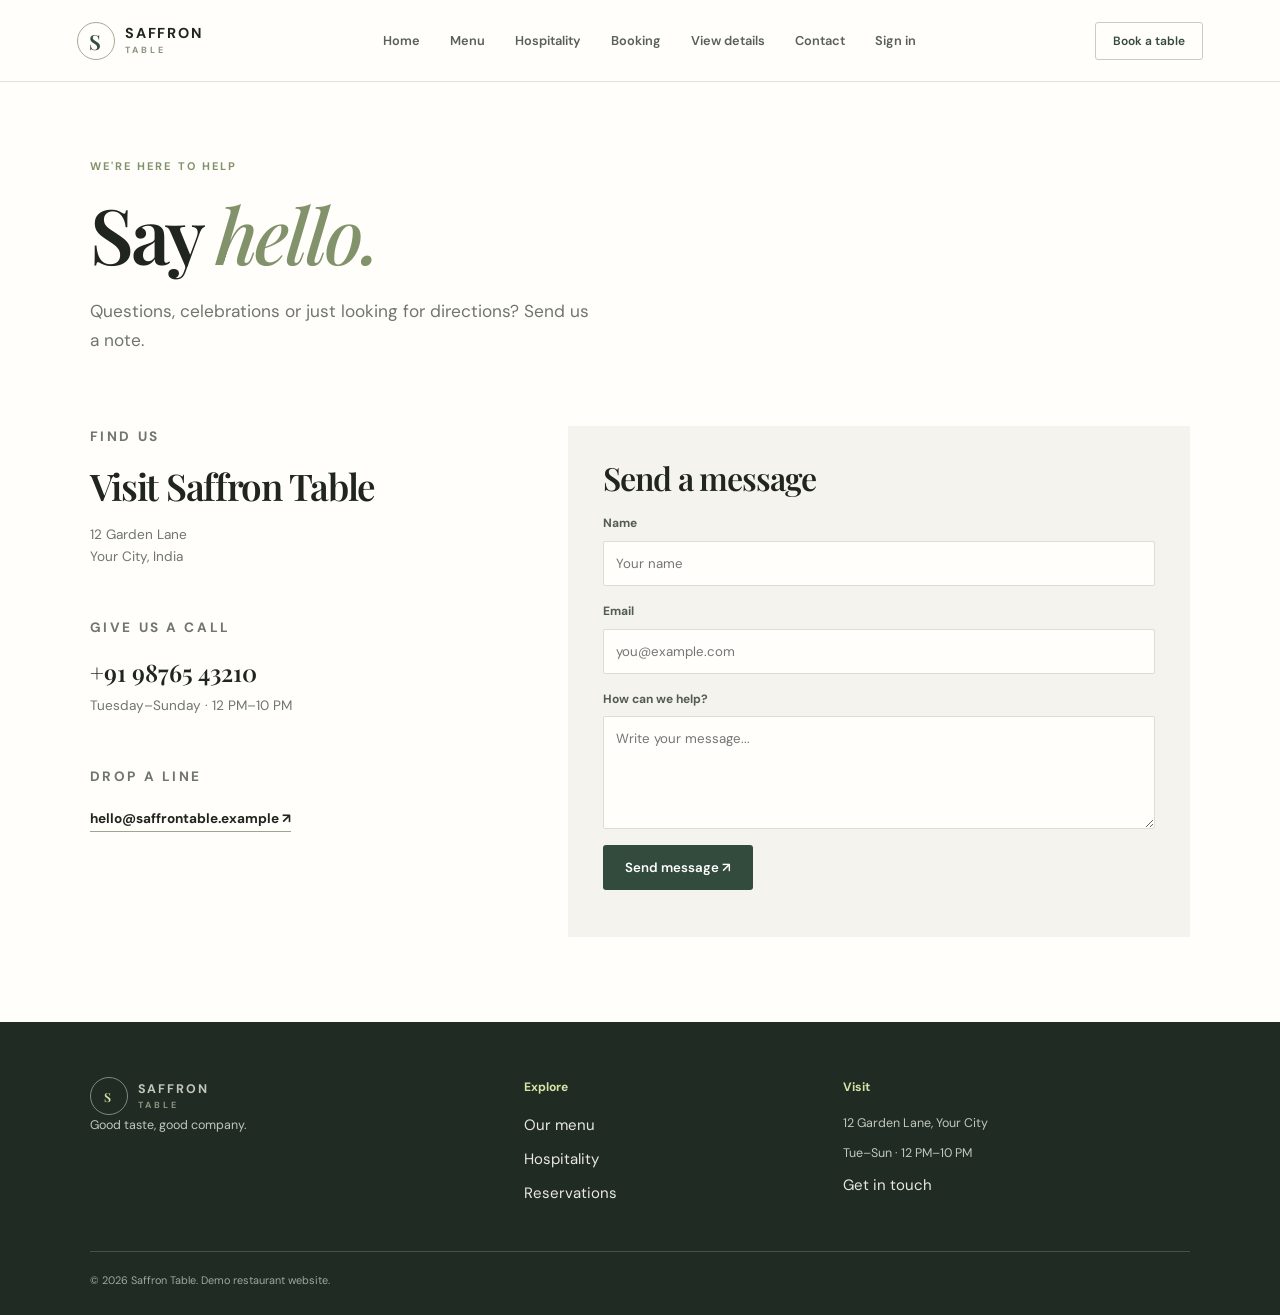
<file: contact.html>
<!DOCTYPE html>
<html lang="en"><head><meta charset="UTF-8"><meta name="viewport" content="width=device-width, initial-scale=1.0">
<title>Contact | Saffron Table</title>
<link rel="preconnect" href="https://fonts.googleapis.com"><link rel="preconnect" href="https://fonts.gstatic.com" crossorigin>
<link href="https://fonts.googleapis.com/css2?family=DM+Sans:wght@400;500;600;700&family=Playfair+Display:wght@500;600;700&display=swap" rel="stylesheet">
<link rel="stylesheet" href="style.css"><link rel="stylesheet" href="style.css"><link rel="icon" type="image/png" href="logo.png"></head><body></body></head><body>
<header class="site-header">
  <a class="brand" href="home.html"><span class="brand-mark">S</span><span>SAFFRON <small>TABLE</small></span></a>
  <button class="menu-toggle" aria-label="Toggle navigation" aria-expanded="false">☰</button>
  <nav class="main-nav">
    <a href="home.html">Home</a><a href="menu.html">Menu</a><a href="hospitality.html">Hospitality</a>
    <a href="booking.html">Booking</a><a href="details.html">View details</a><a href="contact.html">Contact</a><a href="signin.html">Sign in</a>
  </nav>
  <a class="btn btn-outline header-cta" href="booking.html">Book a table</a>
</header>
<main>
<section class="inner-hero"><p class="eyebrow">WE'RE HERE TO HELP</p><h1>Say <em>hello.</em></h1><p class="lead">Questions, celebrations or just looking for directions? Send us a note.</p></section>
<section class="contact-layout section"><div class="contact-info"><div><p class="eyebrow">FIND US</p><h2>Visit Saffron Table</h2><p>12 Garden Lane<br>Your City, India</p></div><div><p class="eyebrow">GIVE US A CALL</p><h3>+91 98765 43210</h3><p>Tuesday–Sunday · 12 PM–10 PM</p></div><div><p class="eyebrow">DROP A LINE</p><a class="text-link" href="mailto:hello@saffrontable.example">hello@saffrontable.example ↗</a></div></div>
<div class="booking-card"><h2>Send a message</h2><form class="demo-form" data-demo-form><label>Name<input required placeholder="Your name"></label><label>Email<input type="email" required placeholder="you@example.com"></label><label>How can we help?<textarea rows="5" required placeholder="Write your message..."></textarea></label><button class="btn btn-primary">Send message ↗</button><p class="form-message" aria-live="polite"></p></form></div></section>
</main>
<footer class="site-footer"><div><a class="brand brand-light" href="home.html"><span class="brand-mark">S</span><span>SAFFRON <small>TABLE</small></span></a><p>Good taste, good company.</p></div><div><strong>Explore</strong><a href="menu.html">Our menu</a><a href="hospitality.html">Hospitality</a><a href="booking.html">Reservations</a></div><div><strong>Visit</strong><span>12 Garden Lane, Your City</span><span>Tue–Sun · 12 PM–10 PM</span><a href="contact.html">Get in touch</a></div><div class="footer-bottom">© 2026 Saffron Table. Demo restaurant website.</div></footer>
<script src="script.js"></script></body></html>
</file>
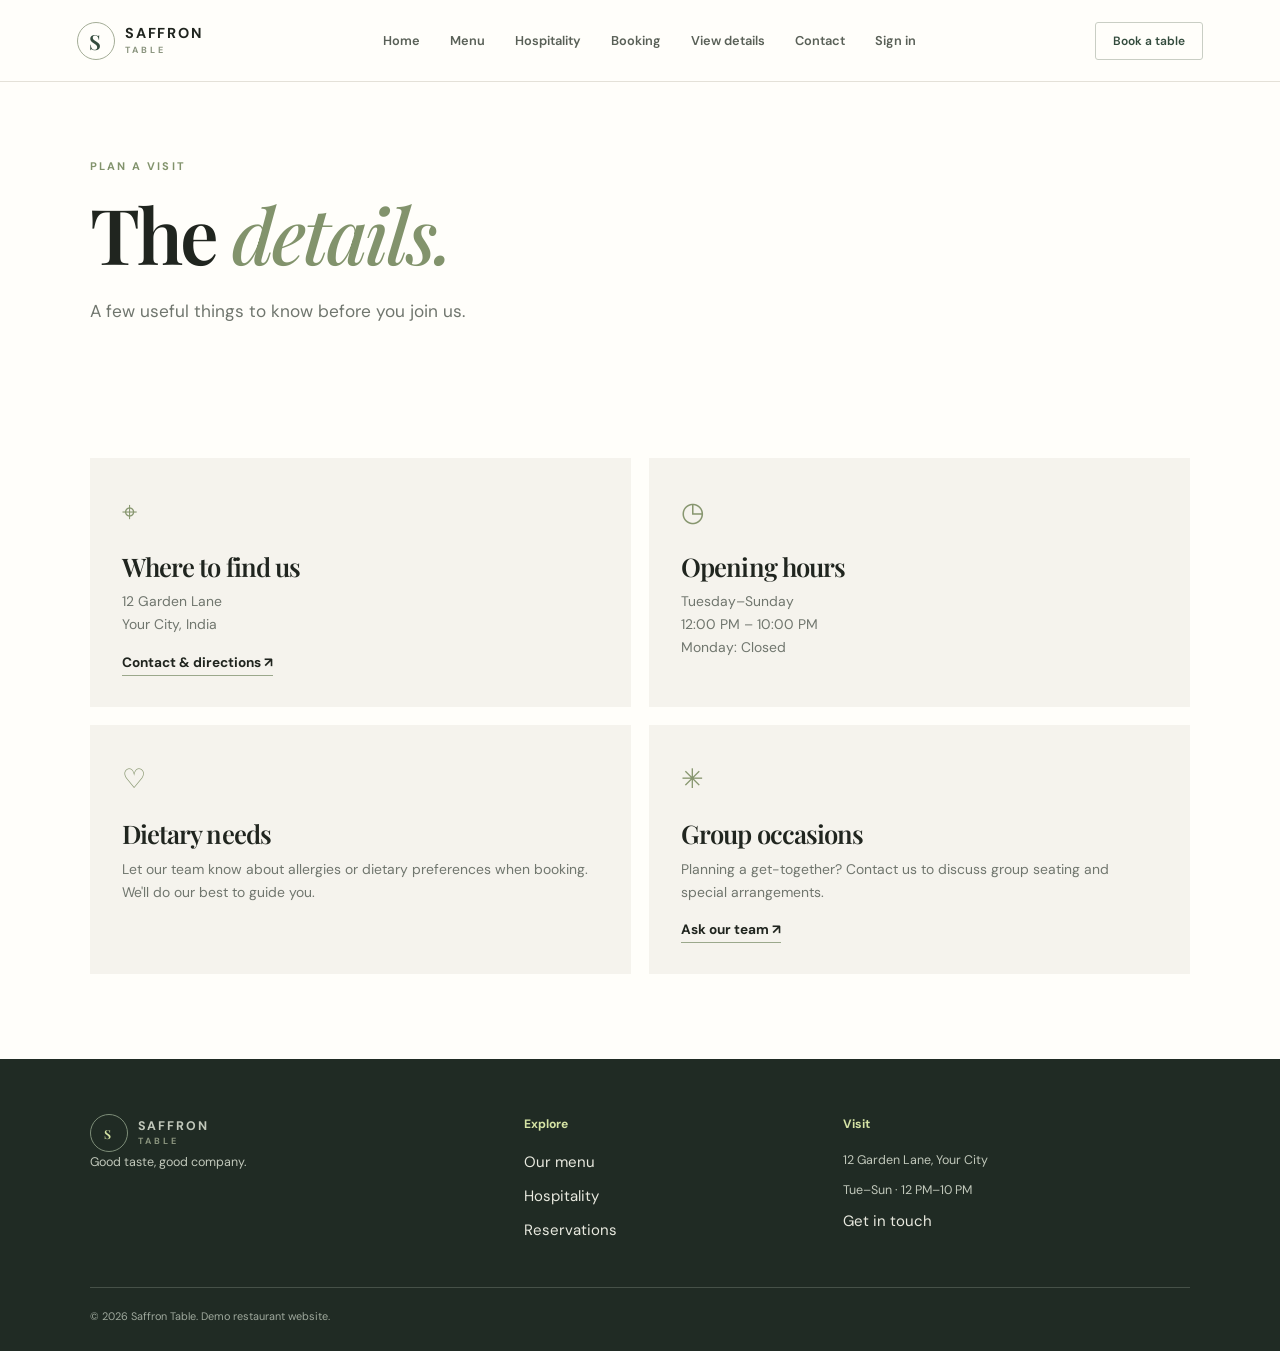
<file: details.html>
<!DOCTYPE html>
<html lang="en"><head><meta charset="UTF-8"><meta name="viewport" content="width=device-width, initial-scale=1.0">
<title>Restaurant Details | Saffron Table</title>
<link rel="preconnect" href="https://fonts.googleapis.com"><link rel="preconnect" href="https://fonts.gstatic.com" crossorigin>
<link href="https://fonts.googleapis.com/css2?family=DM+Sans:wght@400;500;600;700&family=Playfair+Display:wght@500;600;700&display=swap" rel="stylesheet">
<link rel="stylesheet" href="style.css"><link rel="stylesheet" href="style.css"><link rel="icon" type="image/png" href="logo.png"></head><body></body></head><body>
<header class="site-header">
  <a class="brand" href="home.html"><span class="brand-mark">S</span><span>SAFFRON <small>TABLE</small></span></a>
  <button class="menu-toggle" aria-label="Toggle navigation" aria-expanded="false">☰</button>
  <nav class="main-nav">
    <a href="home.html">Home</a><a href="menu.html">Menu</a><a href="hospitality.html">Hospitality</a>
    <a href="booking.html">Booking</a><a href="details.html">View details</a><a href="contact.html">Contact</a><a href="signin.html">Sign in</a>
  </nav>
  <a class="btn btn-outline header-cta" href="booking.html">Book a table</a>
</header>
<main>
<section class="inner-hero"><p class="eyebrow">PLAN A VISIT</p><h1>The <em>details.</em></h1><p class="lead">A few useful things to know before you join us.</p></section>
<section class="section details-grid"><article class="detail-card"><span class="detail-icon">⌖</span><h2>Where to find us</h2><p>12 Garden Lane<br>Your City, India</p><a class="text-link" href="contact.html">Contact & directions ↗</a></article><article class="detail-card"><span class="detail-icon">◷</span><h2>Opening hours</h2><p>Tuesday–Sunday<br>12:00 PM – 10:00 PM<br>Monday: Closed</p></article><article class="detail-card"><span class="detail-icon">♡</span><h2>Dietary needs</h2><p>Let our team know about allergies or dietary preferences when booking. We'll do our best to guide you.</p></article><article class="detail-card"><span class="detail-icon">✳</span><h2>Group occasions</h2><p>Planning a get-together? Contact us to discuss group seating and special arrangements.</p><a class="text-link" href="contact.html">Ask our team ↗</a></article></section>
</main>
<footer class="site-footer"><div><a class="brand brand-light" href="home.html"><span class="brand-mark">S</span><span>SAFFRON <small>TABLE</small></span></a><p>Good taste, good company.</p></div><div><strong>Explore</strong><a href="menu.html">Our menu</a><a href="hospitality.html">Hospitality</a><a href="booking.html">Reservations</a></div><div><strong>Visit</strong><span>12 Garden Lane, Your City</span><span>Tue–Sun · 12 PM–10 PM</span><a href="contact.html">Get in touch</a></div><div class="footer-bottom">© 2026 Saffron Table. Demo restaurant website.</div></footer>
<script src="script.js"></script></body></html>
</file>
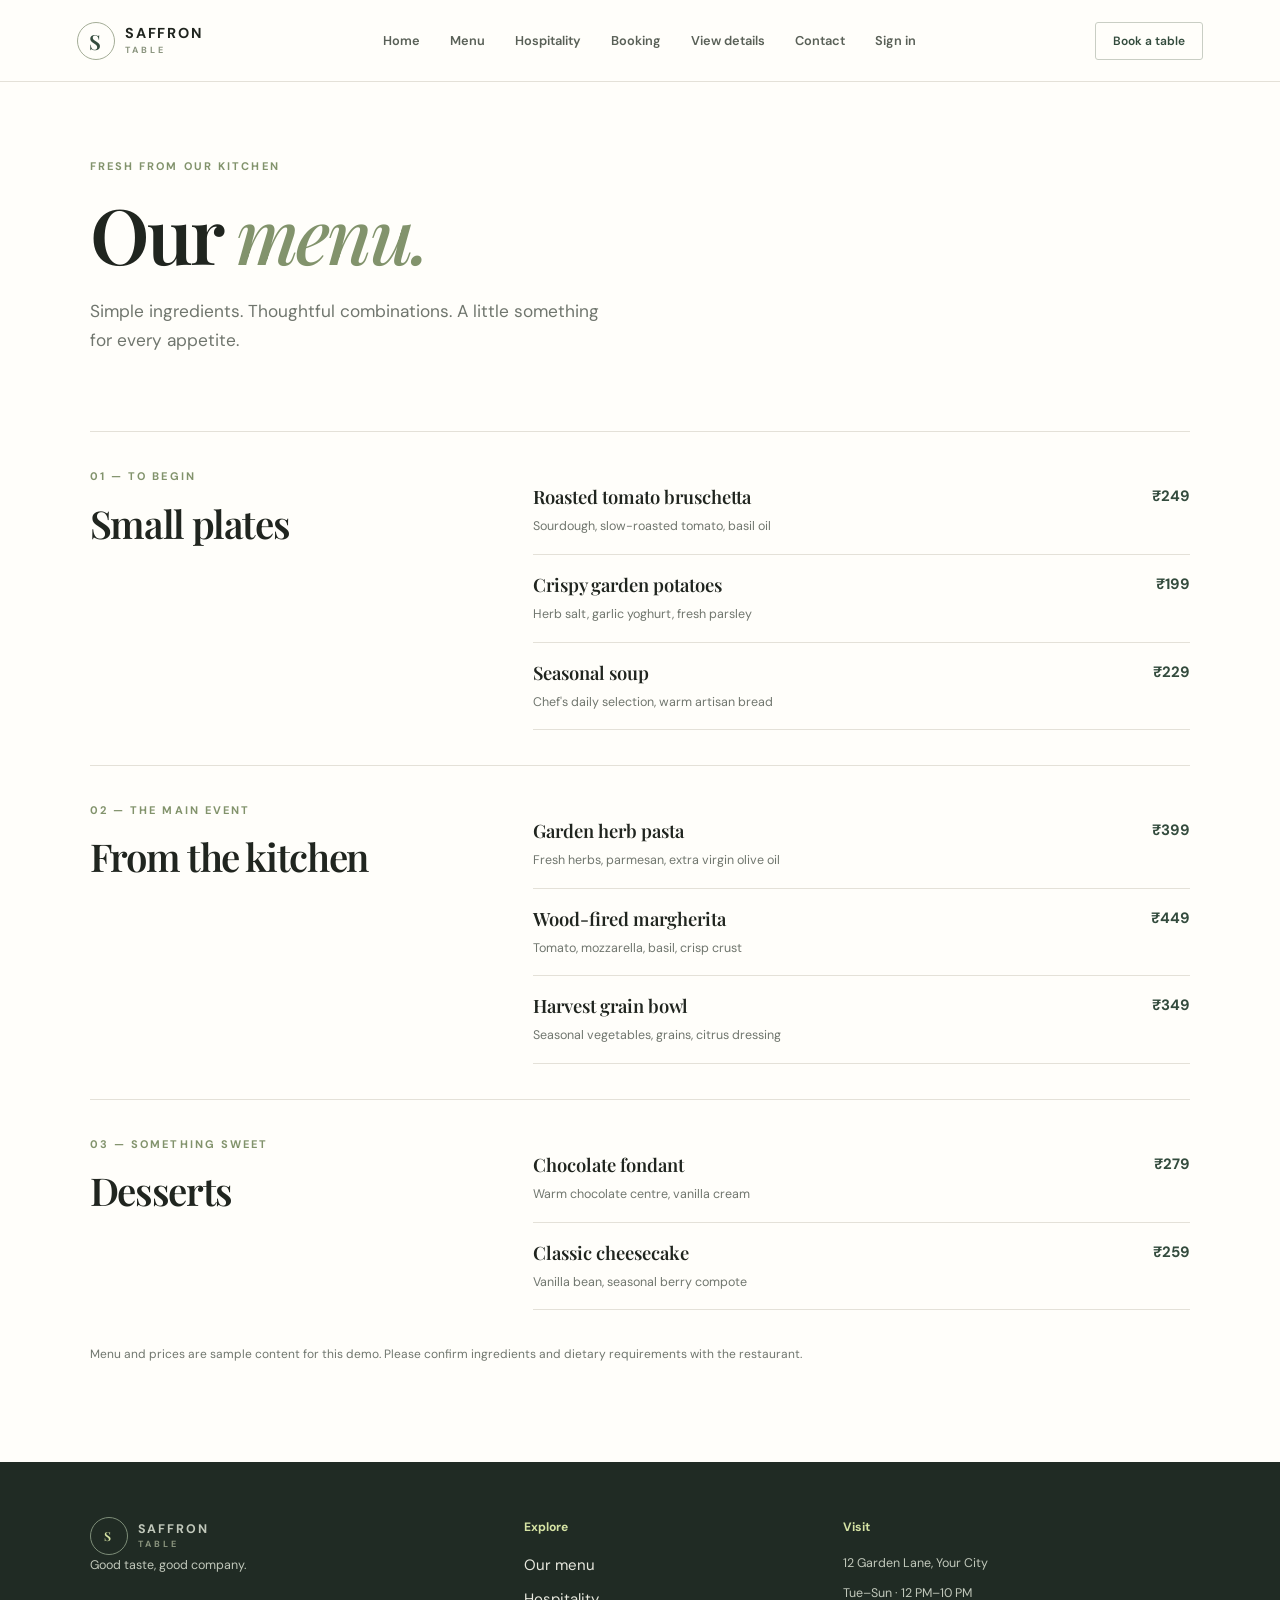
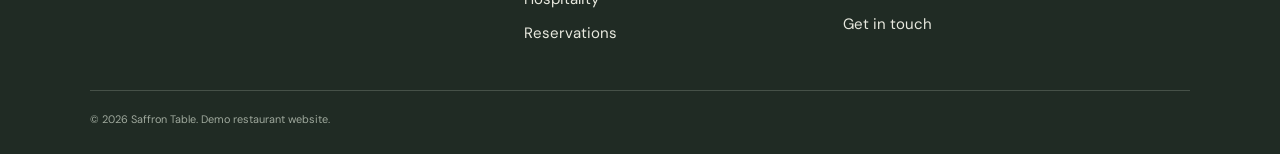
<file: menu.html>
<!DOCTYPE html>
<html lang="en"><head><meta charset="UTF-8"><meta name="viewport" content="width=device-width, initial-scale=1.0">
<title>Our Menu | Saffron Table</title>
<link rel="preconnect" href="https://fonts.googleapis.com"><link rel="preconnect" href="https://fonts.gstatic.com" crossorigin>
<link href="https://fonts.googleapis.com/css2?family=DM+Sans:wght@400;500;600;700&family=Playfair+Display:wght@500;600;700&display=swap" rel="stylesheet">
<link rel="stylesheet" href="style.css"></head><body>
<header class="site-header">
  <a class="brand" href="home.html"><span class="brand-mark">S</span><span>SAFFRON <small>TABLE</small></span></a>
  <button class="menu-toggle" aria-label="Toggle navigation" aria-expanded="false">☰</button>
  <nav class="main-nav">
    <a href="home.html">Home</a><a href="menu.html">Menu</a><a href="hospitality.html">Hospitality</a>
    <a href="booking.html">Booking</a><a href="details.html">View details</a><a href="contact.html">Contact</a><a href="signin.html">Sign in</a>
  </nav>
  <a class="btn btn-outline header-cta" href="booking.html">Book a table</a>
</header>
<main>
<section class="inner-hero"><p class="eyebrow">FRESH FROM OUR KITCHEN</p><h1>Our <em>menu.</em></h1><p class="lead">Simple ingredients. Thoughtful combinations. A little something for every appetite.</p></section>
<section class="section menu-section"><div class="menu-category"><div><p class="eyebrow">01 — TO BEGIN</p><h2>Small plates</h2></div><div class="menu-list">
<div class="menu-item"><div><h3>Roasted tomato bruschetta</h3><p>Sourdough, slow-roasted tomato, basil oil</p></div><b>₹249</b></div>
<div class="menu-item"><div><h3>Crispy garden potatoes</h3><p>Herb salt, garlic yoghurt, fresh parsley</p></div><b>₹199</b></div>
<div class="menu-item"><div><h3>Seasonal soup</h3><p>Chef's daily selection, warm artisan bread</p></div><b>₹229</b></div></div></div>
<div class="menu-category"><div><p class="eyebrow">02 — THE MAIN EVENT</p><h2>From the kitchen</h2></div><div class="menu-list">
<div class="menu-item"><div><h3>Garden herb pasta</h3><p>Fresh herbs, parmesan, extra virgin olive oil</p></div><b>₹399</b></div>
<div class="menu-item"><div><h3>Wood-fired margherita</h3><p>Tomato, mozzarella, basil, crisp crust</p></div><b>₹449</b></div>
<div class="menu-item"><div><h3>Harvest grain bowl</h3><p>Seasonal vegetables, grains, citrus dressing</p></div><b>₹349</b></div></div></div>
<div class="menu-category"><div><p class="eyebrow">03 — SOMETHING SWEET</p><h2>Desserts</h2></div><div class="menu-list">
<div class="menu-item"><div><h3>Chocolate fondant</h3><p>Warm chocolate centre, vanilla cream</p></div><b>₹279</b></div>
<div class="menu-item"><div><h3>Classic cheesecake</h3><p>Vanilla bean, seasonal berry compote</p></div><b>₹259</b></div></div></div>
<p class="menu-note">Menu and prices are sample content for this demo. Please confirm ingredients and dietary requirements with the restaurant.</p></section>
</main>
<footer class="site-footer"><div><a class="brand brand-light" href="home.html"><span class="brand-mark">S</span><span>SAFFRON <small>TABLE</small></span></a><p>Good taste, good company.</p></div><div><strong>Explore</strong><a href="menu.html">Our menu</a><a href="hospitality.html">Hospitality</a><a href="booking.html">Reservations</a></div><div><strong>Visit</strong><span>12 Garden Lane, Your City</span><span>Tue–Sun · 12 PM–10 PM</span><a href="contact.html">Get in touch</a></div><div class="footer-bottom">© 2026 Saffron Table. Demo restaurant website.</div></footer>
<script src="script.js"></script></body></html>
</file>
<file: style.css>
:root{--ink:#20251f;--muted:#70766e;--cream:#f6f4ee;--paper:#fffefa;--green:#334b3d;--lime:#d5e3a4;--line:#e4e1d8;--serif:'Playfair Display',Georgia,serif;--sans:'DM Sans',Arial,sans-serif}*{box-sizing:border-box}html{scroll-behavior:smooth}body{margin:0;background:var(--paper);color:var(--ink);font-family:var(--sans);font-size:15px;line-height:1.65}a{color:inherit;text-decoration:none}img{display:block;width:100%;height:100%;object-fit:cover}h1,h2,h3,p{margin-top:0}h1,h2{font-family:var(--serif);font-weight:600;line-height:1.08;letter-spacing:-.035em}h1{font-size:clamp(3rem,6vw,5.8rem);margin-bottom:22px}h2{font-size:clamp(2.1rem,4vw,3.6rem);margin-bottom:18px}h3{font-size:1.15rem;line-height:1.3;margin-bottom:7px}em{font-weight:500;color:#82936c}.lead{font-size:1.08rem;color:var(--muted);max-width:510px}.eyebrow{font-size:.69rem;letter-spacing:.19em;font-weight:700;color:#82936c;margin-bottom:17px}.btn{display:inline-flex;align-items:center;justify-content:center;gap:20px;padding:13px 21px;border-radius:3px;font:600 .83rem var(--sans);border:1px solid transparent;cursor:pointer;transition:.2s}.btn:hover{transform:translateY(-2px)}.btn-primary{background:var(--green);color:white}.btn-primary:hover{background:#24392d}.btn-outline{border-color:#c9cec4;color:var(--green)}.btn-light{background:var(--lime);color:var(--ink)}.btn-large{padding:17px 25px;font-size:.95rem}.text-link{font-weight:700;font-size:.85rem;border-bottom:1px solid #9ba88c;padding-bottom:4px}.button-row{display:flex;align-items:center;gap:27px;margin-top:30px}.brand{display:flex;align-items:center;gap:10px;font-weight:700;font-size:.9rem;letter-spacing:.13em;line-height:1}.brand small{display:block;font-size:.56rem;letter-spacing:.34em;color:#8a947e;margin-top:5px}.brand-mark{display:grid;place-items:center;width:38px;height:38px;border:1px solid #a4ad97;border-radius:50%;font:600 1.3rem var(--serif);color:var(--green)}.landing-page{background:var(--cream);min-height:100vh}.landing-nav{height:84px;display:flex;align-items:center;justify-content:space-between;padding:0 7vw}.nav-link{font-size:.85rem;font-weight:600}.landing-hero{min-height:calc(100vh - 140px);display:grid;grid-template-columns:.9fr 1.1fr;align-items:center;gap:6vw;padding:45px 7vw 60px}.landing-copy{padding:25px 0}.landing-copy h1{font-size:clamp(3.5rem,6.6vw,6.3rem)}.landing-copy .lead{max-width:430px}.landing-note{margin-top:35px;color:var(--muted);font-size:.73rem;letter-spacing:.06em}.dot{display:inline-block;width:7px;height:7px;background:#8fa176;border-radius:50%;margin-right:8px}.landing-visual{height:min(68vh,650px);min-height:420px;position:relative}.landing-img{border-radius:48% 48% 3px 3px}.image-tag{position:absolute;bottom:24px;left:24px;background:var(--paper);padding:15px 19px;display:grid;gap:3px;min-width:220px}.image-tag span{font-size:.63rem;color:#87917e;letter-spacing:.15em}.image-tag strong{font:600 1rem var(--serif)}.round-stamp{position:absolute;right:-25px;top:40px;background:var(--lime);width:105px;height:105px;border-radius:50%;display:grid;place-content:center;text-align:center;font-size:.63rem;letter-spacing:.1em;line-height:1.4;transform:rotate(10deg)}.round-stamp b{font-size:1.1rem}.landing-footer{border-top:1px solid #dddcd2;margin:0 7vw;padding:18px 0;display:flex;justify-content:space-between;color:#7b8077;font-size:.63rem;letter-spacing:.14em}.site-header{height:82px;padding:0 6vw;display:flex;align-items:center;justify-content:space-between;border-bottom:1px solid var(--line);background:rgba(255,254,250,.95);position:relative;z-index:3}.main-nav{display:flex;gap:30px}.main-nav a{font-size:.8rem;color:#596057;font-weight:600}.main-nav a:hover,.main-nav a:focus{color:#82936c}.menu-toggle{display:none;background:none;border:0;font-size:1.5rem}.header-cta{padding:10px 17px;font-size:.75rem}.page-hero{padding:65px 7vw 75px;display:grid;grid-template-columns:1fr 1fr;align-items:center;gap:6vw}.hero-text{padding:25px 0}.hero-photo{height:520px}.hero-photo img{border-radius:2px}.intro-strip{background:var(--green);color:#f8f7ef;padding:18px 7vw;display:flex;justify-content:space-around;align-items:center;font-size:.66rem;letter-spacing:.17em}.intro-strip i{color:var(--lime);font-style:normal}.section{padding:85px 7vw}.section-heading{display:flex;align-items:end;justify-content:space-between;margin-bottom:35px}.section-heading h2{margin:0}.food-grid{display:grid;grid-template-columns:repeat(3,1fr);gap:22px}.food-card{background:#f4f2eb}.food-card img{height:250px}.food-card div{padding:20px}.food-type{font-size:.62rem;letter-spacing:.15em;color:#899477;font-weight:700}.food-card h3{font:600 1.35rem var(--serif);margin:8px 0}.food-card p{font-size:.78rem;color:var(--muted);margin:0}.wide-cta{background:var(--green);color:white;padding:60px 7vw;display:flex;align-items:center;justify-content:space-between}.wide-cta h2{font-size:3.4rem;margin:0}.wide-cta em{color:var(--lime)}.wide-cta .eyebrow{color:var(--lime)}.inner-hero{padding:75px 7vw 30px;max-width:900px}.inner-hero h1{font-size:clamp(3.4rem,6vw,5.5rem)}.menu-section{padding-top:30px}.menu-category{display:grid;grid-template-columns:.7fr 1.3fr;gap:7vw;padding:35px 0;border-top:1px solid var(--line)}.menu-category h2{font-size:2.4rem}.menu-list{max-width:700px}.menu-item{display:flex;justify-content:space-between;gap:20px;padding:17px 0;border-bottom:1px solid var(--line)}.menu-item h3{font:600 1.15rem var(--serif)}.menu-item p{font-size:.78rem;color:var(--muted);margin:0}.menu-item b{white-space:nowrap;color:var(--green)}.menu-note,.small-print{font-size:.75rem;color:var(--muted)}.split-feature{display:grid;grid-template-columns:1fr 1fr;min-height:610px}.split-image{min-height:500px}.split-copy{padding:90px 9vw;align-self:center}.split-copy h1{font-size:clamp(3rem,5vw,4.6rem)}.split-copy>p:not(.eyebrow){color:var(--muted);max-width:460px;margin-bottom:25px}.values-grid{display:grid;grid-template-columns:repeat(3,1fr);gap:45px}.values-grid article{border-top:1px solid var(--line);padding-top:20px}.values-grid article span{font-size:.7rem;color:#8b9878;letter-spacing:.15em}.values-grid h3{font:600 1.5rem var(--serif);margin:18px 0 8px}.values-grid p{font-size:.87rem;color:var(--muted)}.image-banner{height:470px;position:relative;color:white}.image-banner:after{content:"";position:absolute;inset:0;background:linear-gradient(90deg,rgba(22,35,27,.75),rgba(22,35,27,.1))}.image-banner>div{position:absolute;z-index:1;left:10%;top:50%;transform:translateY(-50%)}.image-banner h2{font-size:3.5rem}.image-banner em{color:var(--lime)}.booking-layout,.contact-layout{display:grid;grid-template-columns:1.3fr .7fr;gap:5vw;align-items:start;padding-top:25px}.booking-card{background:#f5f3ed;padding:35px}.booking-card h2{font-size:2rem}.form-grid{display:grid;grid-template-columns:1fr 1fr;gap:0 18px}label{display:block;font-size:.75rem;font-weight:700;color:#525c50;margin-bottom:16px}input,select,textarea{display:block;width:100%;margin-top:7px;padding:13px 12px;border:1px solid #deddd3;background:#fffefa;border-radius:2px;font:400 .83rem var(--sans);color:var(--ink)}input:focus,select:focus,textarea:focus{outline:2px solid #c5d3a2;border-color:#82936c}textarea{resize:vertical}.booking-aside{padding-top:5px}.booking-aside img{height:220px;margin-bottom:23px}.booking-aside p,.contact-info p{font-size:.85rem;color:var(--muted)}.form-message{font-size:.8rem;color:var(--green);margin:12px 0 0}.contact-layout{grid-template-columns:.8fr 1.2fr}.contact-info{display:grid;gap:35px}.contact-info h2{font-size:2.3rem}.contact-info h3{font:600 1.5rem var(--serif)}.details-grid{display:grid;grid-template-columns:1fr 1fr;gap:18px}.detail-card{background:#f5f3ed;padding:32px;min-height:230px}.detail-icon{font-size:1.7rem;color:#87966f}.detail-card h2{font-size:1.6rem;margin:18px 0 10px}.detail-card p{font-size:.87rem;color:var(--muted)}.signin-wrap{min-height:calc(100vh - 82px);display:grid;grid-template-columns:1fr 1fr}.signin-image{position:relative;min-height:600px}.signin-image:after{content:"";position:absolute;inset:0;background:linear-gradient(0deg,rgba(21,32,24,.7),transparent 65%)}.signin-image>div{position:absolute;z-index:1;bottom:45px;left:9%;color:white}.signin-image h2{font-size:3.5rem}.signin-image em{color:var(--lime)}.signin-panel{align-self:center;max-width:450px;width:80%;margin:auto;padding:60px 0}.signin-panel h1{font-size:3.8rem}.muted{color:var(--muted);font-size:.88rem}.signin-panel form{margin:35px 0 20px}.signin-panel .btn{width:100%;margin-top:5px}.site-footer{background:#202b24;color:#e8e9df;padding:55px 7vw 25px;display:grid;grid-template-columns:1.4fr 1fr 1.2fr;gap:30px}.brand-light{color:white}.brand-light .brand-mark{color:var(--lime);border-color:#7d8d78}.site-footer p,.site-footer span,.site-footer>a{font-size:.78rem;color:#c1c8bb}.site-footer>div:not(:first-child){display:flex;flex-direction:column;gap:9px}.site-footer strong{font-size:.76rem;color:var(--lime);margin-bottom:7px}.footer-bottom{grid-column:1/-1;border-top:1px solid #465148;padding-top:20px;margin-top:15px;font-size:.68rem;color:#9fa99d}
@media(max-width:850px){.main-nav{gap:15px}.main-nav a{font-size:.72rem}.page-hero{gap:30px}.hero-photo{height:420px}.split-copy{padding:55px 7vw}.site-header{padding:0 4vw}.section,.inner-hero{padding-left:5vw;padding-right:5vw}}
@media(max-width:680px){.landing-nav{padding:0 5vw}.landing-hero{grid-template-columns:1fr;padding:30px 6vw 45px;gap:35px}.landing-copy{padding:20px 0 0}.landing-visual{height:390px;min-height:0}.round-stamp{right:0;width:85px;height:85px}.landing-footer{margin:0 5vw;font-size:.52rem}.site-header{height:72px}.menu-toggle{display:block;margin-left:auto;margin-right:15px}.main-nav{display:none;position:absolute;top:72px;left:0;right:0;background:var(--paper);padding:20px 6vw;flex-direction:column;border-bottom:1px solid var(--line)}.main-nav.open{display:flex}.main-nav a{font-size:.9rem}.header-cta{padding:9px 11px;font-size:.68rem}.brand{font-size:.75rem}.brand-mark{width:33px;height:33px}.page-hero,.split-feature,.booking-layout,.contact-layout,.signin-wrap{grid-template-columns:1fr}.page-hero{padding-top:35px}.hero-photo{height:330px}.intro-strip{gap:10px;flex-wrap:wrap;text-align:center;font-size:.53rem}.section{padding:55px 6vw}.section-heading{align-items:start;gap:20px;flex-direction:column}.food-grid{grid-template-columns:1fr}.food-card img{height:235px}.wide-cta{padding:45px 6vw;gap:25px;align-items:start;flex-direction:column}.wide-cta h2{font-size:2.7rem}.inner-hero{padding:50px 6vw 15px}.menu-category{grid-template-columns:1fr;gap:5px}.menu-category h2{font-size:2rem}.split-image{min-height:300px;height:300px}.split-copy{padding:50px 6vw}.values-grid{grid-template-columns:1fr;gap:20px}.image-banner{height:420px}.image-banner h2{font-size:2.7rem}.booking-layout,.contact-layout{padding-top:20px}.booking-card{padding:23px}.form-grid{grid-template-columns:1fr}.details-grid{grid-template-columns:1fr}.signin-image{min-height:330px}.signin-panel{padding:50px 0;width:88%}.site-footer{grid-template-columns:1fr 1fr;padding:40px 6vw 22px}.site-footer>div:first-child{grid-column:1/-1}.footer-bottom{grid-column:1/-1}}
iframe[src*="netlify"] {
  display: none !important;
  visibility: hidden !important;
  opacity: 0 !important;
  pointer-events: none !important;
}
header a {
  white-space: nowrap;
  font-size: 0.9rem;
}
</file>
